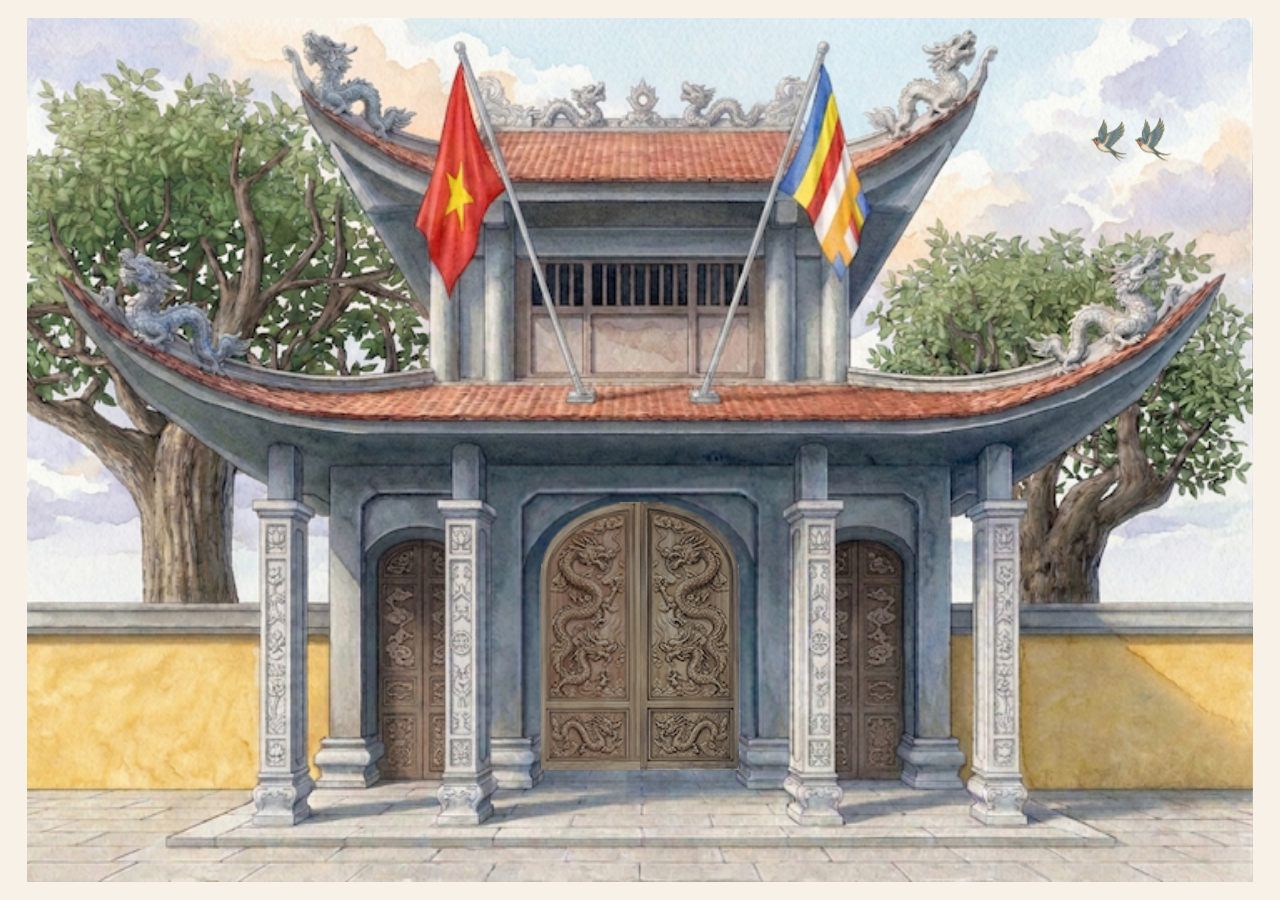
<file: index.html>
<!DOCTYPE html>
<html lang="it">
<head>
  <meta charset="UTF-8">
  <meta name="viewport" content="width=device-width, initial-scale=1.0">
  <title>Lễ Hằng Thuận | Matteo ♡ Hoà</title>
  <link rel="stylesheet" href="style.css">
  <link rel="preload" as="image" href="pagoda_x4.png">
</head>
<body>

<div class="stage-container">
  <div class="stage" id="stage">
    <div class="background-image"></div>
    <div class="gate-door gate-left" id="gateLeft"></div>
    <div class="gate-door gate-right" id="gateRight"></div>
    <div class="bird" id="bird">
      <div class="bird-sprite"></div>
    </div>
	<div class="flying-letter-bird" id="flyingBird">
	  <div class="letter-bird-sprite"></div>
	</div>
    <div class="character character-left" id="charLeft">
      <div class="sprite"></div>
    </div>
    <div class="character character-right" id="charRight">
      <div class="sprite"></div>
    </div>

	<div class="final-title" id="finalTitle"></div> <!-->Chào mừng! Benvenuti!<!-->
	</div>
</div>

  <script src="script.js" defer></script>
</body>
</html>
</file>
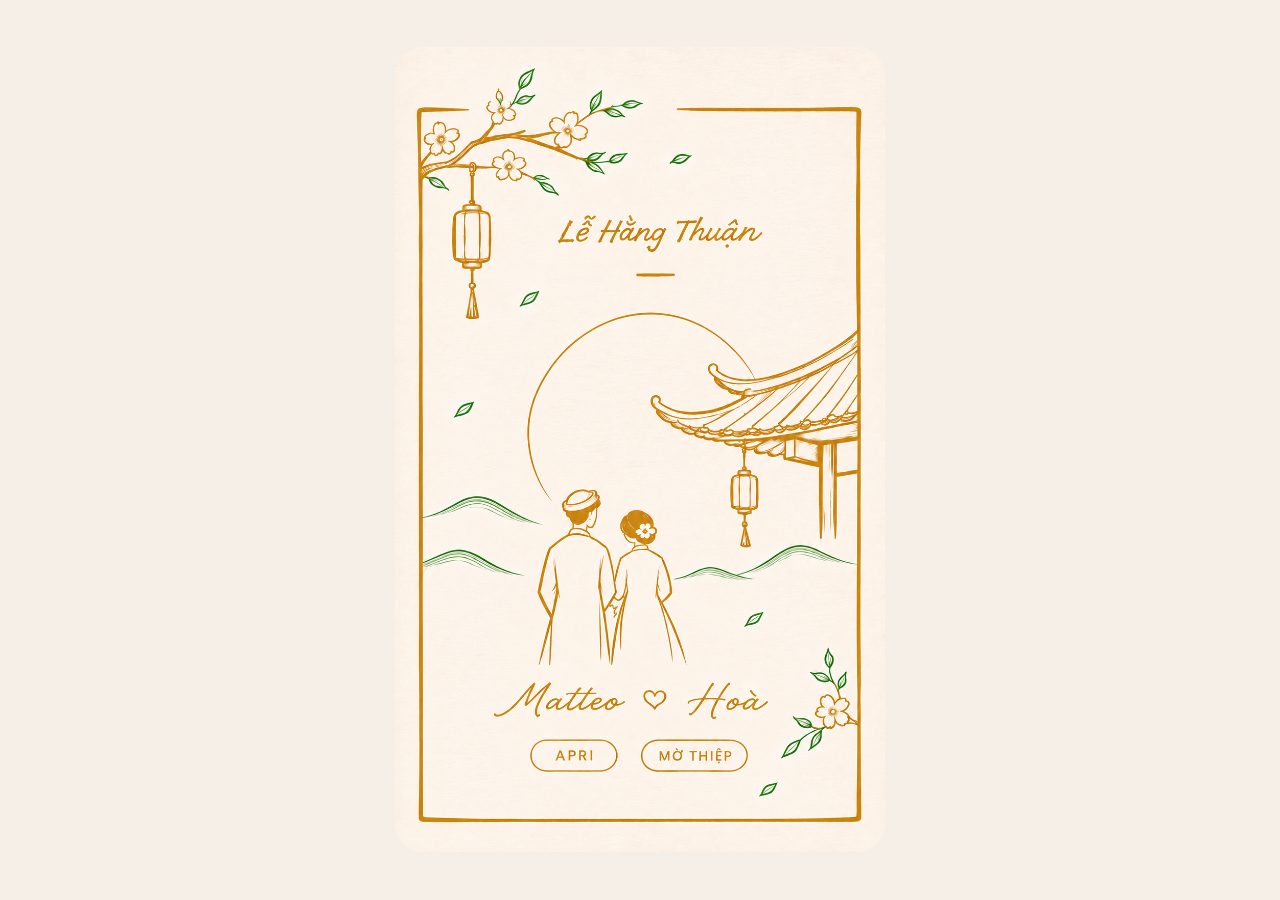
<file: rsvp_index.html>
<!DOCTYPE html>
<html lang="vi">
<head>
  <meta charset="UTF-8">
  <meta name="viewport" content="width=device-width, initial-scale=1">

  <title>Lễ Hằng Thuận | Matteo ♡ Hoà</title>

  <link rel="stylesheet" href="rsvp_style.css">
</head>
 
<body>

<main>
  <div class="card" id="card">
	  
	<div class="falling-petals" id="fallingPetals" aria-hidden="true"></div>

    <!-- PAGE 1: COVER -->
    <section class="page active" id="coverPage">

      <img
        class="artwork"
        src="rsvp_cover.png"
        alt="Matteo and Hoà wedding invitation"
      >

      <div class="overlay">
        <button
          type="button"
          class="cover-action"
          id="openItalian"
          aria-label="Apri in italiano"
        ></button>

        <button
          type="button"
          class="cover-action"
          id="openVietnamese"
          aria-label="Mở thiệp tiếng Việt"
        ></button>
      </div>
    </section>

    <!-- PAGE 2: CEREMONY DETAILS -->
    <section
      class="page"
      id="detailsPage"
      inert
    >

      <img
        class="artwork"
        src="rsvp_details.png"
        alt="Ceremony details"
      >

      <div class="overlay">

        <div
          class="detail-text"
          id="dateTimeText"
        >
		  <div id="dateText"></div>
          <div id="timeText"></div>
	  	</div>

        <div
          class="detail-text"
          id="locationField"
        >
          <span id="venueText"></span>
          <small id="addressText"></small>
        </div>

        <button
          type="button"
          id="mapButton"
          aria-label="Google Maps"
        ></button>

        <div
          class="detail-text"
          id="dressText"
        ></div>

        <button
          type="button"
          class="nav-main"
          id="goProgram"
        ></button>

        <button
          type="button"
          class="back"
          id="backToCover"
        ></button>

      </div>
    </section>

    <!-- PAGE 3: PROGRAM & TIMELINE -->
    <section
      class="page"
      id="programPage"
      inert
    >

      <img
        class="artwork"
        src="rsvp_program.png"
        alt="Wedding program"
      >

      <div class="overlay">

        <div class="program-content">

          <p
            class="program-intro"
            id="programIntro"
          ></p>

          <ol
            class="timeline"
            id="timeline"
          ></ol>

        </div>
		

		<!-- WEDDING COUNTDOWN -->
		<div class="wedding-countdown">
		  <div id="countdownTitle" class="countdown-title"></div>

		  <div class="countdown-grid">
		    <div class="countdown-item">
		      <span id="countDays">00</span>
		      <small id="labelDays"></small>
		    </div>

		    <div class="countdown-item">
		      <span id="countHours">00</span>
		      <small id="labelHours"></small>
		    </div>

		    <div class="countdown-item">
		      <span id="countMinutes">00</span>
		      <small id="labelMinutes"></small>
		    </div>

		    <div class="countdown-item">
		      <span id="countSeconds">00</span>
		      <small id="labelSeconds"></small>
		    </div>
		  </div>
		</div>
		

        <button
          type="button"
          class="nav-main"
          id="goRSVP"
        ></button>

        <button
          type="button"
          class="back"
          id="backToDetails"
        ></button>

      </div>
    </section>

    <!-- PAGE 4: RSVP -->
    <section
      class="page"
      id="rsvpPage"
      inert
    >

      <img
        class="artwork"
        src="rsvp_main.png"
        alt="Wedding RSVP form"
      >

      <form
        class="overlay"
        id="rsvpForm"
      >

        <h2
          class="rsvp-title"
          id="rsvpTitle"
        ></h2>

        <input
          class="rsvp-input"
          id="guestName"
          name="name"
          type="text"
          autocomplete="name"
          maxlength="150"
          required
        >

        <span id="guestCountLabel"></span>

        <div class="guest-counter">

          <button
            type="button"
            id="minusGuest"
            aria-label="Minus one guest"
          >−</button>

          <span id="guestCount">1</span>

          <button
            type="button"
            id="plusGuest"
            aria-label="Plus one guest"
          >+</button>

        </div>

        <input
          class="rsvp-input"
          id="departure"
          name="departure"
          type="text"
          maxlength="150"
        >

        <textarea
          class="rsvp-message"
          id="guestMessage"
          name="message"
          maxlength="1000"
        ></textarea>

        <input
          class="rsvp-input"
          id="dietary"
          name="dietary"
          type="text"
          maxlength="300"
        >
		<p id="rsvpHelpText"></p>
		
        <button
          type="submit"
          id="submitRSVP"
        ></button>

        <div
          id="rsvpStatus"
          role="status"
          aria-live="polite"
        ></div>

        <button
          type="button"
          class="back"
          id="backToProgram"
        ></button>

      </form>
    </section>
	

	<!-- PAGE 5 — CONFIRMATION -->
	<section class="page" id="confirmationPage">

	  <img
	    class="artwork"
	    src="rsvp_confirmed.png"
	    alt="Confirmation"
	  >

	  <div class="overlay">
	    <div
	      class="confirmation_text"
	      id="confirmationText"
	    ></div>
	  </div>

	</section>
	

  </div>
</main>

<script src="rsvp_script.js"></script>

</body>
</html>
</file>
<file: style.css>
/* Import fonts */
@import url('https://fonts.googleapis.com/css2?family=Corinthia:wght@400;700&display=swap');


/* =========================================================
   1. RESET E STILI DI BASE
   ========================================================= */
* {
  box-sizing: border-box;
  margin: 0;
  padding: 0;
}

html,
body {
  margin: 0;
  padding: 0;
  width: 100%;
  height: 100%;
  overflow: hidden;
  background: #f8f1e8;
}
:root {
  --char-scale: 0.5;
  --bird-scale: 0.15;
  --letter-bird-scale: 0.6;
}


/* =========================================================
   2. CONTENITORE E PALCOSCENICO (STAGE)
   ========================================================= */
.

.stage-container {
  position: fixed;
  inset: 0;

  width: 100vw;
  height: 100vh;
  height: 100dvh;

  display: flex;
  align-items: center;
  justify-content: center;

  overflow: hidden;
  background: #f8f1e8;
}



.stage {
  position: relative;

  width: min(100vw, calc(100dvh * 1226 / 864));
  aspect-ratio: 1226 / 864;

  max-width: 1226px;
  max-height: 864px;

  flex: 0 0 auto;

  overflow: hidden;
  perspective: 1000px;

  background: #f8f1e8;
}


/* =========================================================
   3. SFONDO ANIMATO E TITOLO
   ========================================================= */
.background-image {
  position: absolute;
  top: 0;
  left: 0;
  width: 100%;
  height: 100%;
  background-image: url('pagoda_x4.png');
  background-size: 400% 100%;
  background-repeat: no-repeat;
  background-position: 0 0;
  z-index: 1;
  animation: bgSpriteAnimation 0.8s steps(4) infinite;
}

@keyframes bgSpriteAnimation {
  from {
    background-position-x: 0%;
  }
  to {
    background-position-x: 133.333%;
  }
}


/* --- UCCELLINO RESPONSIVO --- */
.bird {
  position: absolute;
  top: 50%;
  left: 50%;
  width: calc((595 / 1226 * 100%) * var(--bird-scale));
  height: calc((685 / 864 * 100%) * var(--bird-scale));
  transform: translate(500%, -350%) translate(0%, 0%) scale(-1,1);
  z-index: 6;
  pointer-events: none;
}

.bird-sprite {
  width: 100%;
  height: 100%;
  background-image: url('bird_anim.png');
  background-size: 300% 100%;
  background-repeat: no-repeat;
  background-position: 0 0;
  image-rendering: pixelated;
  animation: birdFly 0.55s steps(3) infinite;
}

@keyframes birdFly {
  from {
    background-position-x: 0%;
  }
  to {
    background-position-x: 150%;
  }
}

/* =========================================================
   4. OMINI (RESPONSIVI + SCALABILI)
   ========================================================= */
.character {
  position: absolute;
  width: calc(24.47% * var(--char-scale));
  height: calc(42.59% * var(--char-scale));
  bottom: 5%;
  z-index: 10;
  transition: left var(--walk-duration) linear, right var(--walk-duration) linear;
}

.character-left {
  left: calc(-25% * var(--char-scale));
}

.character-left .sprite {
  background-image: url('aodai_man_1.png');
}

.character-left.center-stage {
  left: calc(50% - (19% * var(--char-scale)));
}

.character-right {
  right: calc(-25% * var(--char-scale));
  transform: scaleX(-1);
  transform-origin: center;
}

.character-right .sprite {
  background-image: url('aodai_lady_1.png');
}

.character-right.center-stage {
  right: calc(50% - (19% * var(--char-scale)));
  transform: scaleX(-1);
}

.character .sprite {
  width: 100%;
  height: 100%;
  background-size: 500% 200%;
  background-repeat: no-repeat;
  background-position: 0 0;
  image-rendering: pixelated;
}

.character.walking .sprite {
  background-position-y: 0%;
  animation: walkSprite 0.6s steps(5) infinite;
}

@keyframes walkSprite {
  from { background-position-x: 0%; }
  to   { background-position-x: 125%; }
}

.character.bowing .sprite {
  background-position-y: 100%;
  animation: bowSprite 1.2s steps(4) forwards;
}

@keyframes bowSprite {
  from { background-position-x: 0%; }
  to   { background-position-x: 100%; }
}


/* =========================================================
   5. PORTONE PAGODA (PORTONE SX & DX)
   ========================================================= */
.gate-door {
  position: absolute;
  top: 56%;
  width: 8.07%;
  aspect-ratio: 99 / 268;
  height: auto;
  z-index: 5;
  background-size: 100% 100%;
  background-repeat: no-repeat;
  transform-style: preserve-3d;
  backface-visibility: hidden;
  transition: transform 2s cubic-bezier(0.25, 1, 0.5, 1);
}

.gate-left {
  left: calc(50% - 8.07%);
  background-image: url('door_left.png');
  transform-origin: left center;
}

.gate-left.open {
  transform: rotateY(-105deg);
}

.gate-right {
  left: 50%;
  background-image: url('door_right.png');
  transform-origin: right center;
}

.gate-right.open {
  transform: rotateY(105deg);
}

/* ========================================
   6. BLUE SWALLOW CARRYING THE LETTER
======================================== */

/* The entire bird flies forward */
.flying-letter-bird {
  position: absolute;

  /* Center of pagoda gate */
  left: 50%;
  top: 70%;
  width: 24%;
  aspect-ratio: 362 / 768;
  height: auto;

  z-index: 30;

  /* Initially small, inside the gate */
  transform: translate(-50%, -50%) scale(0.15);
  transform-origin: center center;

  opacity: 0;
  pointer-events: none;

  transition:
     transform 4s ease-in-out,
     opacity 0.8s ease;
}

/* Bird flies out toward the viewer */
.flying-letter-bird.zoom-in {
  opacity: 1;

  transform:
    translate(-50%, -105%)
    scale(1.15);
}

/* One frame of the bird at a time */
.letter-bird-sprite {
  display: block;
  width: 100%;
  height: 100%;

  background-image: url("bird_letter.png");
  background-repeat: no-repeat;

  background-size: 600% 100%;
  background-position: 0% 0%;

  /* Six wing positions */
  animation: letterBirdFlap 0.72s steps(6) infinite;
}

/* Move through six frames */
@keyframes letterBirdFlap {
  from {
    background-position-x: 0%;
  }

  to {
    background-position-x: 120%;
  }
}

/* Enable clicking after the flight */
.flying-letter-bird.clickable {
  cursor: pointer;
  pointer-events: auto;
}

/* Stop flapping after clicking */
.flying-letter-bird.row-2 .letter-bird-sprite {
  animation-play-state: paused;
}

/* =========================================================
   7. TESTI FINALI (TITOLO PRINCIPALE & SOTTOTITOLO IN BASSO)
   ========================================================= */

/* Titolo Centrale Principale */
.final-title {
  position: absolute;
  top: 15%;
  left: 50%;
  transform: translate(-50%, -50%) scale(0.8);
  
  /* Font personalizzato ed elegante */
  font-family: 'Corinthia', cursive, serif;
  
  /* Dimensione fluida: min 1.8rem, ideale 4vw, max 4.5rem (scala con lo schermo) */
  font-size: clamp(2rem, 9vw, 8rem);
  font-weight: 900;
  
  color: #ffffff;
  -webkit-text-stroke-color: #000000;
  -webkit-text-stroke-width: clamp(0.5px, 0.08vw, 1.5px);
  text-shadow: 0 4px 15px rgba(0, 0, 0, 0.8);
  opacity: 0;
  z-index: 20;
  transition: opacity 1.5s ease;
  text-align: center;
  width: 90%;
  pointer-events: none;
}

.final-title.show {
  opacity: 1;
  transform: translate(-50%, -50%) scale(1);
}

/* Reveal scene together after a short bounded image preload. */
.stage { opacity: 0; transition: opacity .55s ease; }
.stage.ready { opacity: 1; }
.stage:not(.ready) .background-image,
.stage:not(.ready) .bird-sprite,
.stage:not(.ready) .letter-bird-sprite { animation-play-state: paused; }
/* Smooth illustrated artwork rather than pixel-art edges. */
.bird-sprite, .letter-bird-sprite, .character .sprite { image-rendering: auto; }


/* ======================================
   FORCE PAGODA TO CENTER ON SCREEN
   ====================================== */

html,
body {
  margin: 0 !important;
  padding: 0 !important;
  width: 100% !important;
  height: 100% !important;
  overflow: hidden !important;
  background: #f8f1e8 !important;
}

.stage-container {
  position: fixed !important;
  inset: 0 !important;

  width: 100% !important;
  height: 100vh !important;
  height: 100dvh !important;

  display: flex !important;
  align-items: center !important;
  justify-content: center !important;

  margin: 0 !important;
  padding: 0 !important;

  overflow: hidden !important;
  background: #f8f1e8 !important;
}

.stage {
  position: relative !important;

  width: min(100vw, calc(100dvh * 1226 / 864)) !important;
  max-width: 1226px !important;

  aspect-ratio: 1226 / 864 !important;
  height: auto !important;
  max-height: 864px !important;

  flex: 0 0 auto !important;

  margin: 0 auto !important;

  left: auto !important;
  right: auto !important;

  transform: none !important;

  overflow: hidden !important;
  perspective: 1000px;
  background: #f8f1e8;
}
</file>
<file: rsvp_style.css>
@import url('https://fonts.googleapis.com/css2?family=Mali:wght@400;500;600;700&family=Patrick+Hand&display=swap');

:root {
  --olive: #34472d;
  --olive-light: #6b793f;
  --brown: #856b4e;
  --gold: #a88651;
  --cream: #fffaf4;

  --font-title: "Mali", cursive;
  --font-body: "Patrick Hand", cursive;
}

body {
  font-family: var(--font-body);
  font-weight: 400;
  line-height: 1.8;
}

h1, h2, h3, h4, h5, h6 {
  font-family: var(--font-title);
  font-weight: 600;
  font-style: normal;
  letter-spacing: 0;
  line-height: 1.5;
  text-transform: none;
}






    * {
      box-sizing: border-box;
    }

    html, body {
      margin: 0;
      min-height: 100%;
    }

    body {
      background: #f5efe7;
      color: var(--olive);
      font-family: var(--font-body);
    }

    main {
      min-height: 100svh;
      display: grid;
      place-items: center;
      padding: 8px;
    }

    .card {
      position: relative;
      width: min(
        100%,
        490px,
        calc((100svh - 16px) * 960 / 1578)
      );
      aspect-ratio: 960 / 1578;
      overflow: hidden;
      border-radius: 6% / 3.6%;
      background: var(--cream);
      container-type: inline-size;
      isolation: isolate;
    }

    /* =====================================
       SMOOTH FADING BETWEEN PAGES
    ===================================== */

    .page {
      position: absolute;
      inset: 0;
      display: block;
      opacity: 0;
      visibility: hidden;
      pointer-events: none;
      /*transform: translateY(12px) scale(0.985);*/

      transition:
        opacity 0.7s ease-in-out,
        transform 0.7s ease-in-out,
        visibility 0s linear 0.7s;
    }

    .page.active {
      opacity: 1;
      visibility: visible;
      pointer-events: auto;
      /*transform: translateY(0) scale(1);*/

      transition:
        opacity 0.7s ease-in-out,
        transform 0.7s ease-in-out,
        visibility 0s;
    }

    .artwork {
      display: block;
      width: 100%;
      height: 100%;
      object-fit: fill;
    }

    .overlay {
      position: absolute;
      inset: 0;
    }

    button, input, textarea {
      font: inherit;
    }

    button {
      cursor: pointer;
    }

	/* Keep focus indicators on buttons */
	button:focus-visible {
	  outline: 2px solid var(--olive-light);
	  outline-offset: 2px;
	}

	/* No border or outline when typing */
	.rsvp-input:focus,
	.rsvp-input:focus-visible,
	.rsvp-message:focus,
	.rsvp-message:focus-visible {
	  outline: none;
	  border: none;
	  box-shadow: none;
	}

    /* =====================================
       PAGE 1 — COVER
    ===================================== */

    .cover-action {
      position: absolute;
      top: 87.5%;
      height: 5%;
      padding: 0;
      border: none;
      border-radius: 30px;
      background: transparent;
    }

    #openItalian {
      left: 31%;
      width: 18%;
    }

    #openVietnamese {
      left: 50%;
      width: 24%;
    }

    /* =====================================
       PAGE 2 — CEREMONY DETAILS
    ===================================== */

    .detail-text {
      position: absolute;
	  left: 27%;
	  width: 55%;
      display: flex;
      align-items: center;
      justify-content: center;
      padding: 0 4px;
      color: var(--brown);
      font-size: clamp(13px, 2.5cqw, 15px);
      line-height: 1.25;
      text-align: center;
    }

	#dateTimeText {
	  top: 35.2%;
	  height: 7.4%;

	  display: flex;
	  flex-direction: column;
	  align-items: center;
	  justify-content: center;
	  gap: 5px;
	}


	#locationField {
	  top: 47.5%;
	  height: 7%;
	  flex-direction: column;
	  gap: 3px;
	}

	/* Make only the temple name bolder */
	#locationField > :first-child {
	  font-weight: 600;
	}
    

    #addressText {
      font-size: .86em;
    }

    #dressText {
      top: 58.2%;
      height: 7%;
    }

    #mapButton {
      position: absolute;
      left: 80%;
      top: 47.5%;
      width: 11%;
      height: 4%;
      padding: 0;
      border: none;
      border-radius: 99px;
      background: transparent;
    }

    /* =====================================
       NAVIGATION BUTTONS
    ===================================== */

    .nav-main {
      position: absolute;
      left: 25%;
      width: 50%;
      height: 4.8%;
      padding: 0 5px;
      border: 1px solid #737d4b;
      border-radius: 50px;
      background: rgba(255, 250, 244, .93);
      color: var(--olive);
      font-family: var(--font-title);
      font-size: clamp(10px, 2.7cqw, 15px);
      letter-spacing: .035em;
      text-align: center;
    }

    #goProgram {
      top: 70%;
    }

    .back {
      position: absolute;
      right: 5%;
      bottom: 2%;
      padding: 6px 10px;
      border: 1px solid #9b967e;
      border-radius: 20px;
      background: rgba(255, 250, 244, .94);
      color: var(--olive);
      font-size: clamp(9px, 2.3cqw, 12px);
    }

    /* =====================================
       PAGE 3 — PROGRAM & TIMELINE
    ===================================== */

    .program-content {
      position: absolute;
      top: 30%;
      left: 13%;
      width: 74%;
      height: 43%;
      display: flex;
      flex-direction: column;
      justify-content: center;
      gap: 2.3cqw;
    }

    .program-intro {
      margin: 0 0 2cqw;
      color: var(--brown);
      font-family: var(--font-title);
      font-size: clamp(10px, 2.65cqw, 15px);
      letter-spacing: .08em;
      text-align: center;
    }

    .timeline {
      position: relative;
      margin: 0;
      padding: 0 0 0 11%;
      list-style: none;
    }

    .timeline::before {
      content: "";
      position: absolute;
      top: 5%;
      bottom: 6%;
      left: 5%;
      width: 1px;
      background: #ba9c74;
    }

    .timeline li {
      position: relative;
      display: grid;
      grid-template-columns: 26% 1fr;
      gap: 3%;
      align-items: start;
      padding: 0 0 5.5cqw;
      font-size: clamp(10px, 2.65cqw, 15px);
    }

    .timeline li:last-child {
      padding-bottom: 0;
    }

    .timeline li::before {
      content: "";
      position: absolute;
      left: -8.3%;
      top: .4em;
      width: 7px;
      height: 7px;
      border-radius: 50%;
      background: var(--gold);
      border: 2px solid #fff9f1;
    }

    .timeline time {
      font-weight: bold;
      color: #8c7047;
    }

    .timeline strong {
      display: block;
      font-weight: normal;
      color: var(--olive);
    }

    .timeline small {
      display: block;
      margin-top: 3px;
      color: #8c7b65;
      font-size: .78em;
      line-height: 1.35;
    }

    /* MOVED HIGHER to avoid background overlap */
    #goRSVP {
      top: 86%;
      background: var(--olive-light);
      color: var(--cream);
      border-color: var(--olive-light);
    }

    /* =====================================
       PAGE 4 — RSVP
    ===================================== */

    .rsvp-title {
      position: absolute;
      top: 21.3%;
      left: 12%;
      width: 76%;
      margin: 0;
      color: var(--olive);
      font-family: var(--font-title);
      font-size: clamp(12px, 3.1cqw, 17px);
      font-weight: normal;
      letter-spacing: .18em;
      text-align: center;
    }

    .rsvp-input,
    .rsvp-message,
	#guestCountLabel {
      position: absolute;
      left: 21%;
      width: 64%;
	  height: 2.9%;
      margin: 0;
      padding: 0 10px;
      border: none;
      outline: none;
      background: transparent;
      color: var(--olive);
      font-family: var(--font-body);
      font-size: clamp(10px, 2.6cqw, 14px);
    }

    .rsvp-input::placeholder,
    .rsvp-message::placeholder {
      color: #8e8979;
      opacity: 1;
    }

    #guestName {
      top: 52.7%;
    }

	#guestCountLabel {
	  top: 57.6%;
	  display: flex;
	  align-items: center;
	  color: #8e8979;
	}

    #departure {
      top: 62.2%;
    }

    #guestMessage {
  top: 66.9%;
  height: 7.2%;
  padding: 7px 10px;
  box-sizing: border-box;

  font-size: clamp(10px, 2.4cqw, 13px);
  line-height: 1.4;

  resize: none;
  overflow-y: auto;
}

    #dietary {
      top: 75.8%;
    }
	
    .guest-counter {
      position: absolute;
      left: 67%;
      top: 57.6%;
      width: 18%;
      height: 2.9%;
      display: flex;
      align-items: center;
      justify-content: space-between;
    }

    .guest-counter button {
      padding: 0 3px;
      border: none;
      background: transparent;
      color: var(--olive);
      font-size: clamp(17px, 4cqw, 22px);
    }

    .guest-counter button:disabled {
      opacity: .35;
      cursor: default;
    }

    .guest-counter span {
      font-size: clamp(11px, 3cqw, 15px);
    }

    #submitRSVP {
      position: absolute;
      left: 30%;
      top: 84.4%;
      width: 46%;
      height: 4.8%;
      display: flex;
      align-items: center;
      justify-content: center;
      padding: 0 14% 0 2%;
      border: none;
      border-radius: 40px;
      background: transparent;
      color: #b54c3c;
      font-family: var(--font-title);
      font-size: clamp(10px, 2.7cqw, 14px);
      letter-spacing: .04em;
      text-align: center;
    }

    #submitRSVP:disabled {
      opacity: .65;
      cursor: wait;
    }

    #rsvpStatus {
      position: absolute;
      top: 90%;
      left: 12%;
      width: 76%;
      color: var(--olive);
      font-size: clamp(9px, 2.3cqw, 12px);
      text-align: center;
    }
	

	/* RSVP — Help text above confirmation button */

	#rsvpHelpText {
	  position: absolute;
	  top: 90%;
	  left: 15%;
	  width: 70%;
	  margin: 0;

	  color: var(--brown);
	  font-family: var(--font-body);
	  font-size: clamp(9px, 2.2cqw, 12px);
	  font-style: italic;
	  line-height: 1.3;
	  text-align: center;
	}
	

    @media (prefers-reduced-motion: reduce) {
      .page,
      .page.active {
        transition: none;
        transform: none;
      }
    }
    
/* =====================================
   FIRST LOAD — ELEGANT FADE IN
===================================== */

@keyframes invitationFadeIn {
  from {
    opacity: 0;
    transform: translateY(18px) scale(0.97);
  }

  to {
    opacity: 1;
    transform: translateY(0) scale(1);
  }
}

.card {
  animation: invitationFadeIn 1.5s ease-out both;
}

/* Respect reduced-motion preferences */
@media (prefers-reduced-motion: reduce) {
  .card {
    animation: none;
  }
}


/* =====================================
   FALLING PETALS — ALL FOUR PAGES
===================================== */

.falling-petals {
  container-type: size;
  position: absolute;
  inset: 0;
  z-index: 10;
  overflow: hidden;
  pointer-events: none;
}

.petal {
  position: absolute;
  top: -8%;
  left: var(--start-x);

  width: var(--petal-size);
  height: calc(var(--petal-size) * 0.65);

  background: rgba(232, 164, 172, 0.75);
  border-radius: 80% 10% 80% 10%;

  opacity: 0;

  animation: petalFall var(--duration) linear infinite;
  animation-delay: var(--delay);
}

@keyframes petalFall {
  0% {
    transform: translate3d(0, -20px, 0) rotate(0deg);
    opacity: 0;
  }

  10% {
    opacity: 0.8;
  }

  85% {
    opacity: 0.7;
  }

  100% {
    transform:
      translate3d(var(--drift), 100cqh, 0)
      rotate(var(--rotation));
    opacity: 0;
  }
}

/* Respect reduced-motion preferences */
@media (prefers-reduced-motion: reduce) {
  .petal {
    animation: none;
    display: none;
  }
}


/* =====================================
   PAGE 5 — CONFIRMATION MESSAGE
===================================== */

.confirmation_text {
  position: absolute;
  top: 65%;
  left: 50%;
  width: 80%;

  transform: translate(-50%, -50%);

  color: var(--olive);
  font-family: var(--font-title);
  font-size: clamp(16px, 4cqw, 24px);
  font-weight: normal;
  letter-spacing: 0.08em;
  line-height: 1.4;
  text-align: center;
}


/* =====================================
   PAGE 3 — WEDDING COUNTDOWN
===================================== */

.wedding-countdown {
  position: absolute;
  top: 71%;
  left: 15%;
  width: 70%;
  text-align: center;
  color: var(--olive);
  z-index: 2;
}

.countdown-title {
  font-family: var(--font-title);
  font-size: clamp(10px, 2.8cqw, 15px);
  letter-spacing: 0.12em;
  margin-bottom: 2cqw;
}

.countdown-grid {
  display: grid;
  grid-template-columns: repeat(4, 1fr);
  gap: 1.5cqw;
}

.countdown-item {
  display: flex;
  flex-direction: column;
  align-items: center;
  gap: 0.6cqw;
}

.countdown-item span {
  font-family: var(--font-title);
  font-size: clamp(17px, 5cqw, 27px);
  font-weight: bold;
  color: var(--olive);
  font-variant-numeric: tabular-nums;
}

.countdown-item small {
  font-family: var(--font-body);
  font-size: clamp(8px, 2cqw, 11px);
  color: var(--brown);
}
</file>
